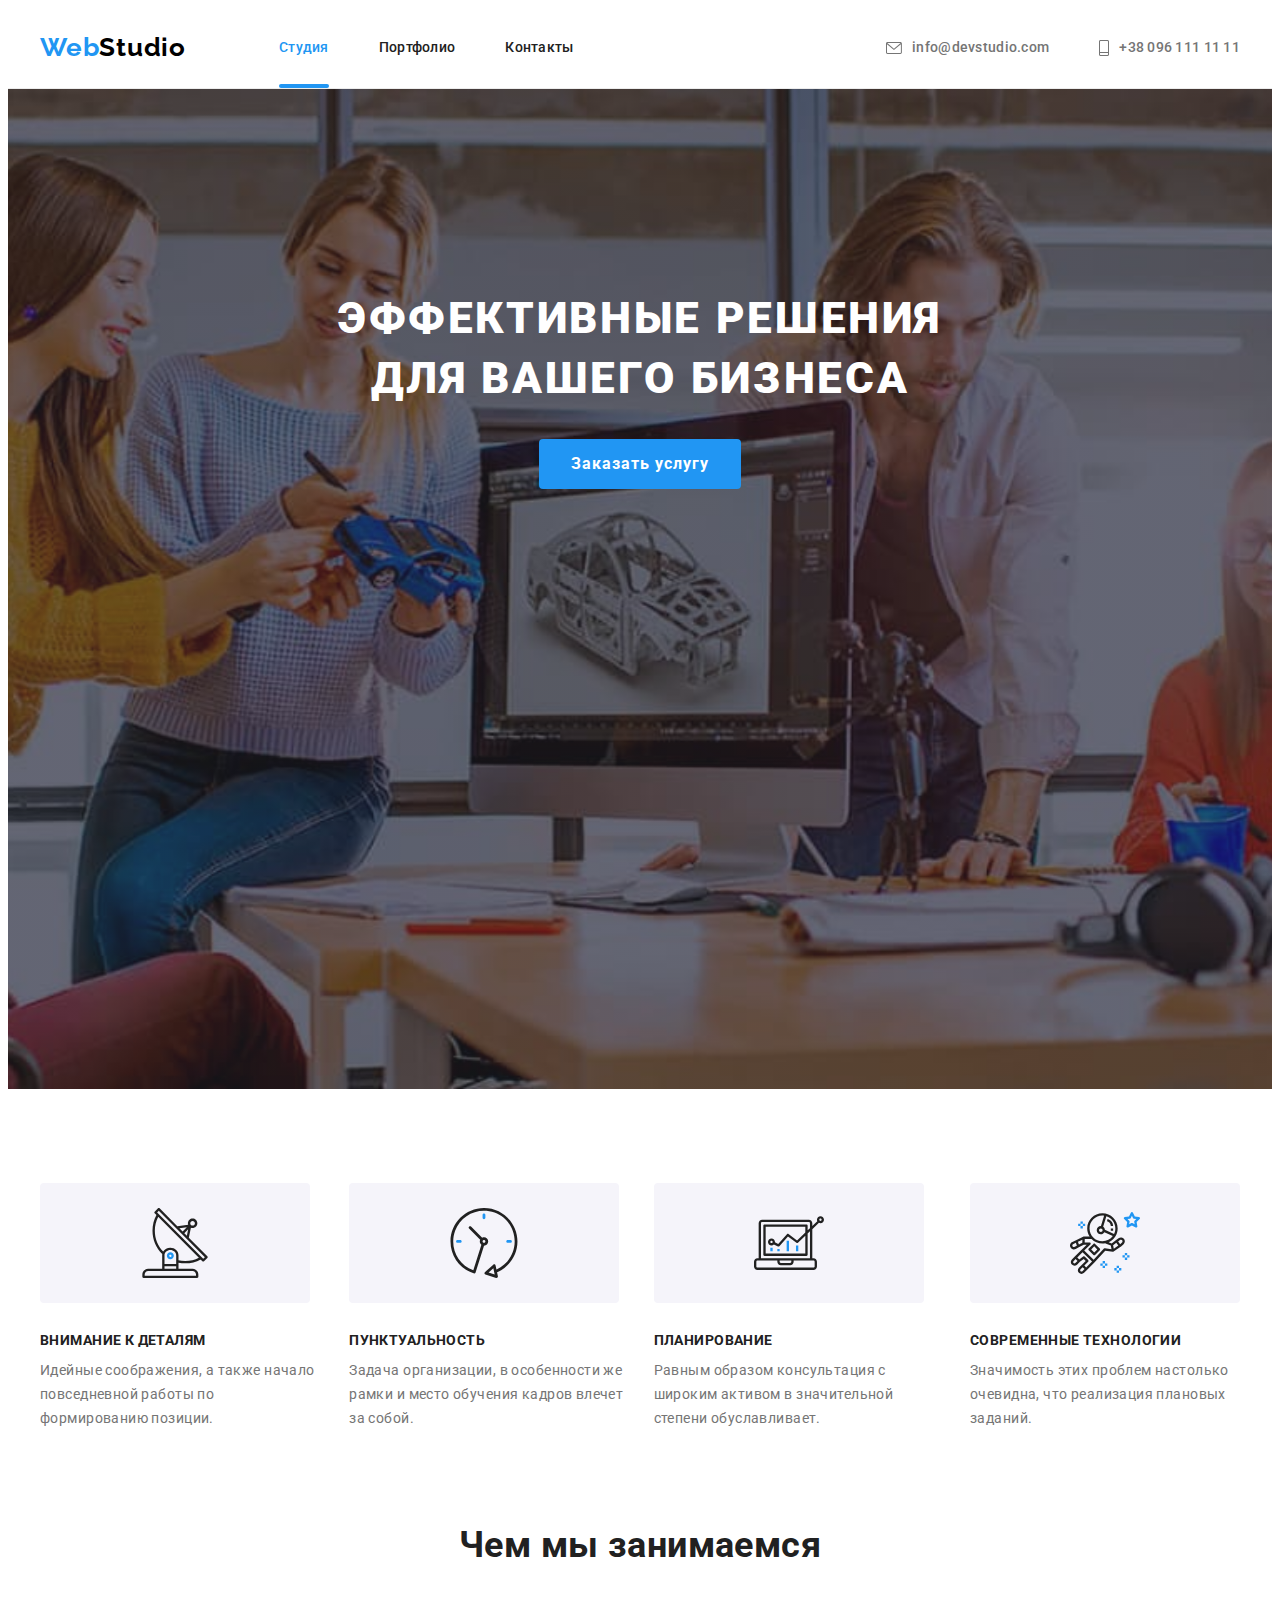
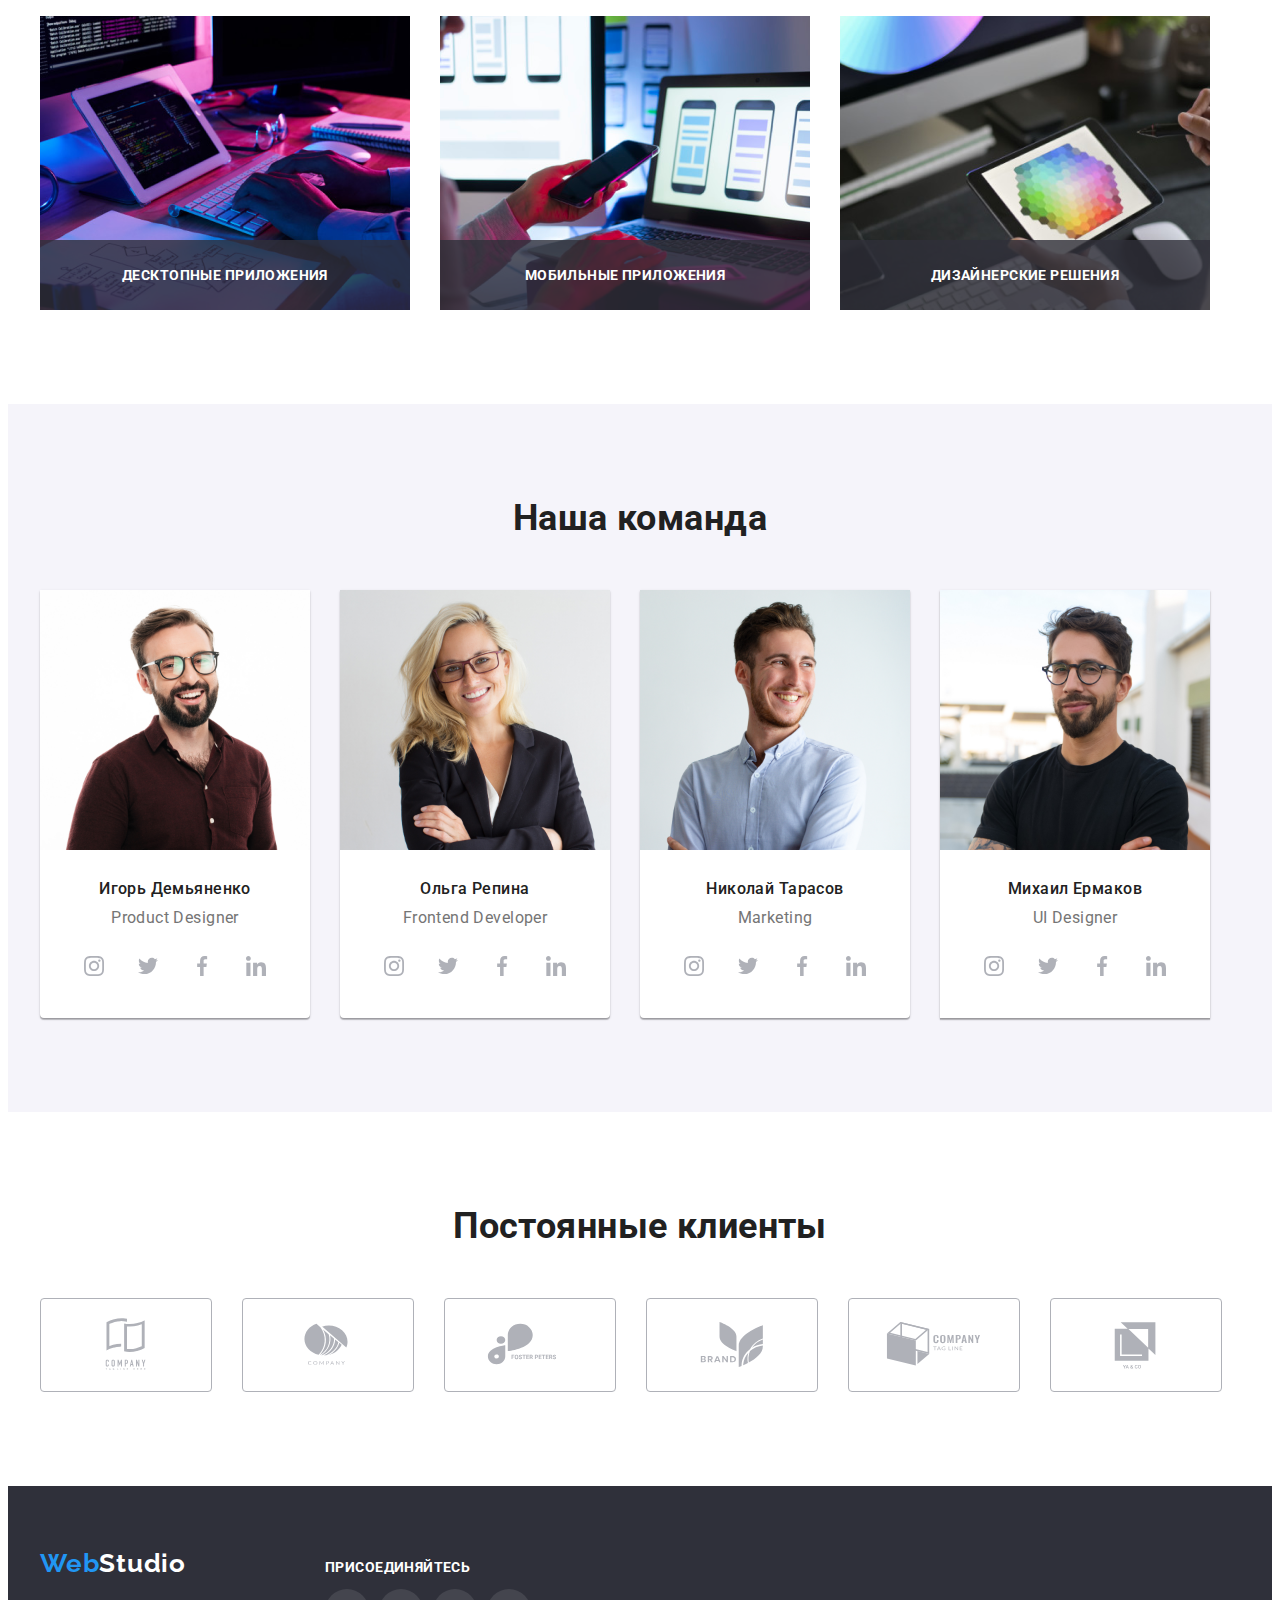
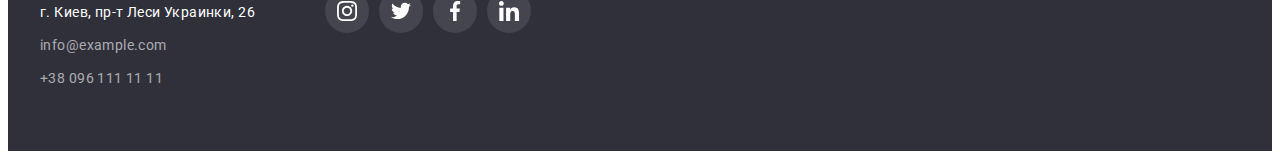
<file: index.html>
<!DOCTYPE html>
<html lang="en">

<head>
    <meta charset="UTF-8" />
    <meta name="viewport" content="width=device-width, initial-scale=1.0" />
    <title>Студия</title>
    <!-- Normilize style start -->
    <link rel="stylesheet" href="https://cdnjs.cloudflare.com/ajax/libs/modern-normalize/1.1.0/modern-normalize.min.css"
        integrity="sha512-wpPYUAdjBVSE4KJnH1VR1HeZfpl1ub8YT/NKx4PuQ5NmX2tKuGu6U/JRp5y+Y8XG2tV+wKQpNHVUX03MfMFn9Q=="
        crossorigin="anonymous" referrerpolicy="no-referrer" />
    <!-- Normalize style end -->
    <!-- Fonts style -->
    <link
        href="https://fonts.googleapis.com/css2?family=Raleway:wght@700&family=Roboto:wght@400;500;700;900&display=swap"
        rel="stylesheet" />
    <!-- My style list -->
    <link rel="stylesheet" href="./css/styles.css" />
</head>

<body>
    <!-- Верх навигации -->

    <header class="header-page-nav">
        <div class="container master-menu-nav">
            <a class="header-logo" href="./index.html"> <span class="sector-logo">Web</span>Studio</a>
            <nav class="header-navigation">
                <ul class="page-header-nav list">
                    <li class="item">
                        <a class="header-nav-link-current link" href="./index.html">Студия</a>
                    </li>
                    <li class="item">
                        <a class="header-nav-link link" href="./portfolio.html">Портфолио</a>
                    </li>
                    <li class="item"><a class="header-nav-link link" href="#">Контакты</a></li>
                </ul>
            </nav>
            <ul class="page-header-contacts list">
                <li class="item">
                    <a class="page-header-contact link" href="mailto:info@devstudio.com">
                        <svg class="icon-mail">
                            <use href="./images/icons.svg#icon-mail"></use>
                        </svg>
                        info@devstudio.com</a>
                </li>
                <li class="item">
                    <a class="page-header-contact link" href="tel:+380961111111">
                        <svg class="icon-tel">
                            <use href="./images/icons.svg#icon-tel"></use>
                        </svg>+38 096 111 11 11</a>
                </li>
            </ul>
        </div>
    </header>
    <main>

        <section class="page-hero overlay">
            <div class="container">
                <h1 class="page-hero-title">эффективные решения для вашего бизнеса</h1>
                <button data-modal-open type="button" class="page-hero-button">Заказать услугу</button>
            </div>

        </section>

        <section class="section">
            <div class="container">
                <h2 class="visually-hidden">Наши особенности</h2>
                <ul class="business-qualities-list list">
                    <li class="business-qualities">
                        <div class="thumb">
                            <svg class="icon-antenna" width="70" height="70">
                                <use href="./images/icons.svg#icon-antenna"></use>
                            </svg>
                        </div>

                        <h3 class="section-subtitle">Внимание к деталям</h3>
                        <p class="desc">
                            Идейные соображения, а также начало повседневной работы по формированию позиции.
                        </p>
                    </li>
                    <li class="business-qualities">
                        <div class="thumb">
                            <svg class="icon-clock" width="70" height="70">
                                <use href="./images/icons.svg#icon-clock"></use>
                            </svg>
                        </div>
                        <h3 class="section-subtitle">Пунктуальность</h3>
                        <p class="desc">
                            Задача организации, в особенности же рамки и место обучения кадров влечет за собой.
                        </p>
                    </li>
                    <li class="business-qualities">
                        <div class="thumb">
                            <svg class="icon-diagram" width="70" height="70">
                                <use href="./images/icons.svg#icon-diagram"></use>
                            </svg>
                        </div>
                        <h3 class="section-subtitle">Планирование</h3>
                        <p class="desc">
                            Равным образом консультация с широким активом в значительной степени обуславливает.
                        </p>
                    </li>
                    <li class="business-qualities">
                        <div class="thumb">
                            <svg class="icon-astronaut" width="70" height="70">
                                <use href="./images/icons.svg#icon-astronaut"></use>
                            </svg>
                        </div>
                        <h3 class="section-subtitle">Современные технологии</h3>
                        <p class="desc">
                            Значимость этих проблем настолько очевидна, что реализация плановых заданий.
                        </p>
                    </li>
                </ul>
            </div>
        </section>

        <section class="work-section section">
            <div class="container">
                <h2 class="section-title">Чем мы занимаемся</h2>
                <ul class="work-list list">
                    <li class="work-item">
                        <img src="./images/1.jpg" alt="Десктопные приложения" width="370" />
                        <p class="job-description">Десктопные приложения</p>
                    </li>
                    <li class="work-item">
                        <img src="./images/2.jpg" alt="Мобильные приложения" width="370" />
                        <p class="job-description">Мобильные приложения</p>
                    </li>
                    <li class="work-item">
                        <img src="./images/3.jpg" alt="Дизайнерские решения" width="370" />
                        <p class="job-description">Дизайнерские решения</p>
                    </li>
                </ul>
            </div>
        </section>

        <section class="company-team section">
            <div class="container">
                <h2 class="section-title">Наша команда</h2>
                <ul class="team-list list">
                    <li class="team-item">
                        <img src="./images/a1.jpg" alt=" фото Игорь Демьяненко " width="270" />
                        <div class="team-description icons-socials">
                            <h3 class="full-name">Игорь Демьяненко</h3>
                            <p class="job-title">Product Designer</p>
                            <ul class="icons-social list link">
                                <li class="icon-panel">
                                    <a class="icon-panel-logo" href="" target="_blank" rel="noopener noreferrer">
                                        <svg class="icon-network instagram" width="20" height="20">
                                            <use href="./images/icons.svg#icon-instagram"></use>
                                        </svg>
                                    </a>
                                </li>
                                <li class="icon-panel">
                                    <a class="icon-panel-logo" href="" target="_blank" rel="noopener noreferrer">
                                        <svg class="icon-network twitter" width="20" height="20">
                                            <use href="./images/icons.svg#icon-twitter"></use>
                                        </svg>
                                    </a>
                                </li>
                                <li class="icon-panel">
                                    <a class="icon-panel-logo" href="" target="_blank" rel="noopener noreferrer">
                                        <svg class="icon-network facebook" width="20" height="20">
                                            <use href="./images/icons.svg#icon-facebook"></use>
                                        </svg>
                                    </a>
                                </li>
                                <li class="icon-panel">
                                    <a class="icon-panel-logo" href="" target="_blank" rel="noopener noreferrer">
                                        <svg class="icon-network linkedin" width="20" height="20">
                                            <use href="./images/icons.svg#icon-linkedin"></use>
                                        </svg>
                                    </a>
                                </li>
                            </ul>
                        </div>
                    <li class="team-item">
                        <img src="./images/a2.jpg" alt=" фото Игорь Демьяненко " width="270" />
                        <div class="team-description icons-socials">
                            <h3 class="full-name">Ольга Репина</h3>
                            <p class="job-title">Frontend Developer</p>
                            <ul class="icons-social list link">
                                <li class="icon-panel">
                                    <a class="icon-panel-logo" href="" target="_blank" rel="noopener noreferrer">
                                        <svg class="icon-network instagram" width="20" height="20">
                                            <use href="./images/icons.svg#icon-instagram"></use>
                                        </svg>
                                    </a>
                                </li>
                                <li class="icon-panel">
                                    <a class="icon-panel-logo" href="" target="_blank" rel="noopener noreferrer">
                                        <svg class="icon-network twitter" width="20" height="20">
                                            <use href="./images/icons.svg#icon-twitter"></use>
                                        </svg>
                                    </a>
                                </li>
                                <li class="icon-panel">
                                    <a class="icon-panel-logo" href="" target="_blank" rel="noopener noreferrer">
                                        <svg class="icon-network facebook" width="20" height="20">
                                            <use href="./images/icons.svg#icon-facebook"></use>
                                        </svg>
                                    </a>
                                </li>
                                <li class="icon-panel">
                                    <a class="icon-panel-logo" href="" target="_blank" rel="noopener noreferrer">
                                        <svg class="icon-network linkedin" width="20" height="20">
                                            <use href="./images/icons.svg#icon-linkedin"></use>
                                        </svg>
                                    </a>
                                </li>
                            </ul>
                        </div>
                    <li class="team-item">
                        <img src="./images/a3.jpg" alt=" фото Игорь Демьяненко " width="270" />
                        <div class="team-description icons-socials">
                            <h3 class="full-name">Николай Тарасов</h3>
                            <p class="job-title">Marketing</p>
                            <ul class="icons-social list link">
                                <li class="icon-panel">
                                    <a class="icon-panel-logo" href="" target="_blank" rel="noopener noreferrer">
                                        <svg class="icon-network instagram" width="20" height="20">
                                            <use href="./images/icons.svg#icon-instagram"></use>
                                        </svg>
                                    </a>
                                </li>
                                <li class="icon-panel">
                                    <a class="icon-panel-logo" href="" target="_blank" rel="noopener noreferrer">
                                        <svg class="icon-network twitter" width="20" height="20">
                                            <use href="./images/icons.svg#icon-twitter"></use>
                                        </svg>
                                    </a>
                                </li>
                                <li class="icon-panel">
                                    <a class="icon-panel-logo" href="" target="_blank" rel="noopener noreferrer">
                                        <svg class="icon-network facebook" width="20" height="20">
                                            <use href="./images/icons.svg#icon-facebook"></use>
                                        </svg>
                                    </a>
                                </li>
                                <li class="icon-panel">
                                    <a class="icon-panel-logo" href="" target="_blank" rel="noopener noreferrer">
                                        <svg class="icon-network linkedin" width="20" height="20">
                                            <use href="./images/icons.svg#icon-linkedin"></use>
                                        </svg>
                                    </a>
                                </li>
                            </ul>
                        </div>
                    <li class="team-item">
                        <img src="./images/a4.jpg" alt=" фото Игорь Демьяненко " width="270" />
                        <div class="team-description icons-socials">
                            <h3 class="full-name">Михаил Ермаков</h3>
                            <p class="job-title">UI Designer</p>
                            <ul class="icons-social list link">
                                <li class="icon-panel">
                                    <a class="icon-panel-logo" href="" target="_blank" rel="noopener noreferrer">
                                        <svg class="icon-network instagram" width="20" height="20">
                                            <use href="./images/icons.svg#icon-instagram"></use>
                                        </svg>
                                    </a>
                                </li>
                                <li class="icon-panel">
                                    <a class="icon-panel-logo" href="" target="_blank" rel="noopener noreferrer">
                                        <svg class="icon-network twitter" width="20" height="20">
                                            <use href="./images/icons.svg#icon-twitter"></use>
                                        </svg>
                                    </a>
                                </li>
                                <li class="icon-panel">
                                    <a class="icon-panel-logo" href="" target="_blank" rel="noopener noreferrer">
                                        <svg class="icon-network facebook" width="20" height="20">
                                            <use href="./images/icons.svg#icon-facebook"></use>
                                        </svg>
                                    </a>
                                </li>
                                <li class="icon-panel">
                                    <a class="icon-panel-logo" href="" target="_blank" rel="noopener noreferrer">
                                        <svg class="icon-network linkedin" width="20" height="20">
                                            <use href="./images/icons.svg#icon-linkedin"></use>
                                        </svg>
                                    </a>
                                </li>
                            </ul>
                        </div>
        </section>
        <section class="section">
            <div class="container">
                <h2 class="section-title">Постоянные клиенты</h2>
                <ul class="regular-customers link list">
                    <li class="customers-list">
                        <a class="customers-list-logo" href="" target="_blank" rel="noopener noreferrer">
                            <svg class="icon-comp" width="106" height="60">
                                <use href="./images/icons.svg#icon-Logo-1"></use>
                            </svg>
                        </a>
                    </li>
                    <li class="customers-list">
                        <a class="customers-list-logo" href="" target="_blank" rel="noopener noreferrer">
                            <svg class="icon-comp" width="106" height="60">
                                <use href="./images/icons.svg#icon-Logo-2"></use>
                            </svg>
                        </a>
                    </li>
                    <li class="customers-list">
                        <a class="customers-list-logo" href="" target="_blank" rel="noopener noreferrer">
                            <svg class="icon-comp" width="106" height="60">
                                <use href="./images/icons.svg#icon-Logo-3"></use>
                            </svg>
                        </a>
                    </li>
                    <li class="customers-list">
                        <a class="customers-list-logo" href="" target="_blank" rel="noopener noreferrer">
                            <svg class="icon-comp" width="106" height="60">
                                <use href="./images/icons.svg#icon-Logo-4"></use>
                            </svg>
                        </a>
                    </li>
                    <li class="customers-list">
                        <a class="customers-list-logo" href="" target="_blank" rel="noopener noreferrer">
                            <svg class="icon-comp" width="106" height="60">
                                <use href="./images/icons.svg#icon-Logo-5"></use>
                            </svg>
                        </a>
                    </li>
                    <li class="customers-list">
                        <a class="customers-list-logo" href="" target="_blank" rel="noopener noreferrer">
                            <svg class="icon-comp" width="106" height="60">
                                <use href="./images/icons.svg#icon-Logo-6"></use>
                            </svg>
                        </a>
                    </li>
                </ul>
            </div>
        </section>
    </main>
    <footer class="footer">
        <div class="container">
            <div class="footer-box-contact">
                <a href="./index.html" class="footer-logo"><span class="sector-logo">Web</span>Studio</a>
                <address class="address">
                    <ul class="contacts-list list">
                        <li class="footer-item">
                            <a class="footer-address link" href="https://bit.ly/3pXMvUd" target="_blank"
                                rel="noopener noreferrer">г. Киев, пр-т Леси Украинки, 26</a>
                        </li>
                        <li class="footer-item">
                            <a class="footer-contact mail link" href="mailto:info@devstudio.com">info@example.com</a>
                        </li>
                        <li class="footer-item">
                            <a class="footer-contact phone link" href="tel:+380961111111">+38 096 111 11 11</a>
                        </li>
                    </ul>
                </address>
            </div>
            <div class="footer-box-social">
                <p class="footer-slogan">присоединяйтесь</p>
                <ul class="footer-icon-list link">
                    <li class="icon-panel">
                        <a class="footer-panel-logo list" href="" target="_blank" rel="noopener noreferrer">
                            <svg class="icon-instagram" width="20" height="20">
                                <use href="./images/icons.svg#icon-instagram"></use>
                            </svg>
                        </a>
                    </li>
                    <li class="icon-panel">
                        <a class="footer-panel-logo" href="" target="_blank" rel="noopener noreferrer">
                            <svg class="icon-instagram" width="20" height="20">
                                <use href="./images/icons.svg#icon-twitter"></use>
                            </svg>
                        </a>
                    </li>
                    <li class="icon-panel">
                        <a class="footer-panel-logo" href="" target="_blank" rel="noopener noreferrer">
                            <svg class="icon-instagram" width="20" height="20">
                                <use href="./images/icons.svg#icon-facebook"></use>
                            </svg>
                        </a>
                    </li>
                    <li class="icon-panel">
                        <a class="footer-panel-logo" href="" target="_blank" rel="noopener noreferrer">
                            <svg class="icon-instagram" width="20" height="20">
                                <use href="./images/icons.svg#icon-linkedin"></use>
                            </svg>
                        </a>
                    </li>
                </ul>
            </div>
        </div>
    </footer>

    <div class="backdrop is-hidden" data-modal>
        <div class="modal">
            <button data-modal-close class="btn-close">
                <svg class="icon-close" width="11" height="11">
                    <use href="./images/icons.svg#icon-close"></use>
                </svg>
            </button>
        </div>
    </div>

    <!-- Ставим перед закрывающим тегом body -->
    <script src="./js/modal.js"></script>
</body>

</html>
</file>
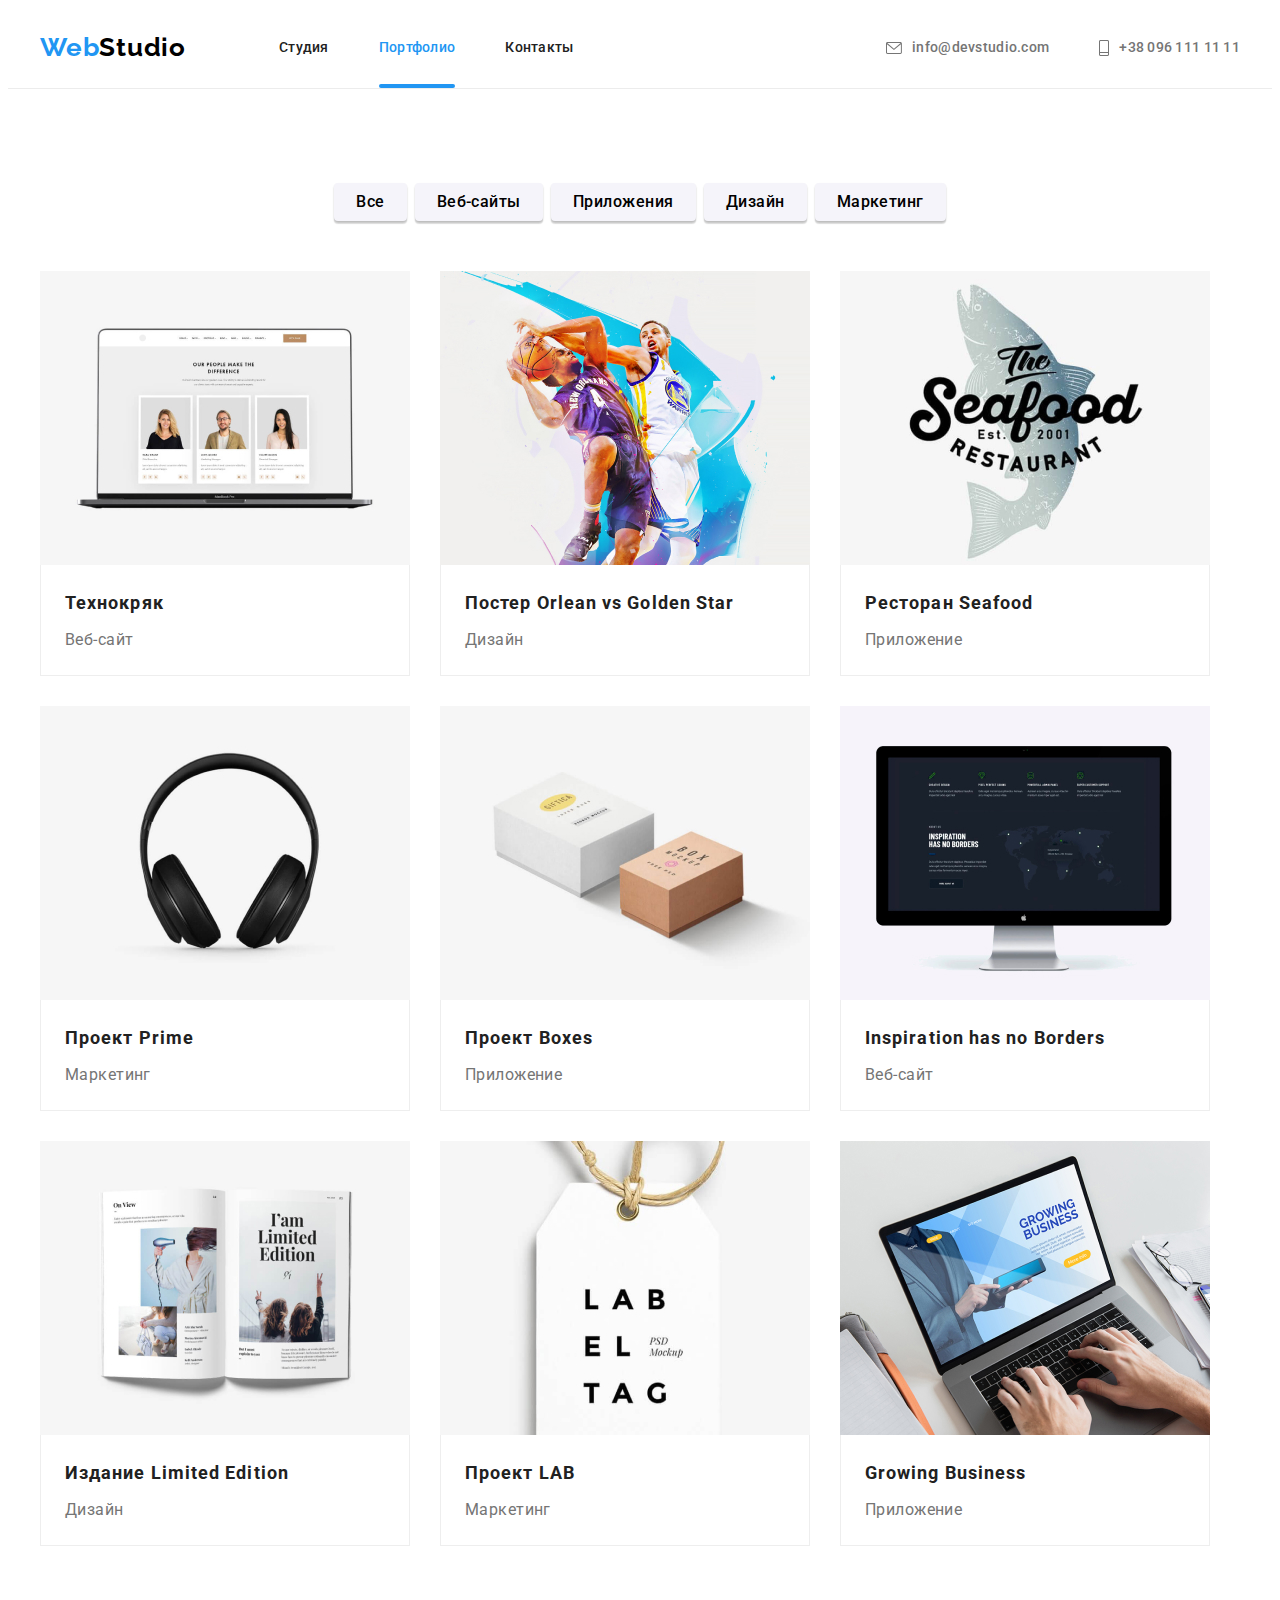
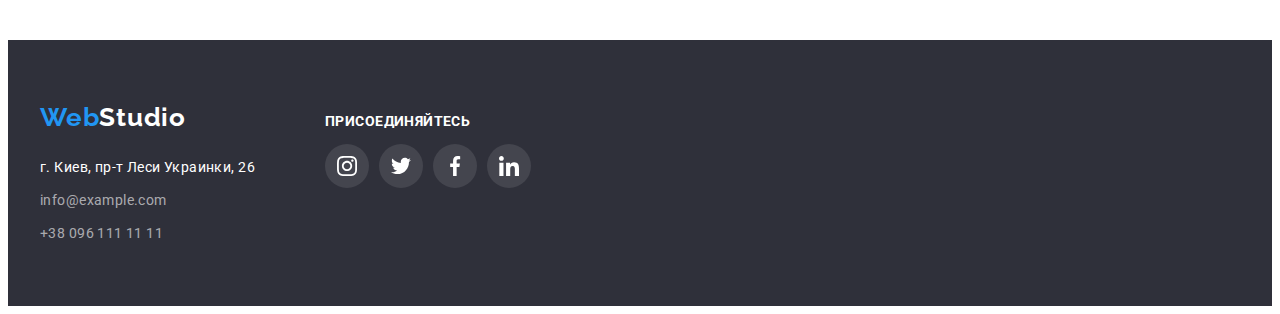
<file: portfolio.html>
<!DOCTYPE html>
<html lang="en">

<head>
    <meta charset="UTF-8" />
    <meta name="viewport" content="width=device-width, initial-scale=1.0" />
    <title>Портфолио</title>
    <!-- Normilize style start -->
    <link rel="stylesheet" href="https://cdnjs.cloudflare.com/ajax/libs/modern-normalize/1.1.0/modern-normalize.min.css"
        integrity="sha512-wpPYUAdjBVSE4KJnH1VR1HeZfpl1ub8YT/NKx4PuQ5NmX2tKuGu6U/JRp5y+Y8XG2tV+wKQpNHVUX03MfMFn9Q=="
        crossorigin="anonymous" referrerpolicy="no-referrer" />
    <!-- Normalize style end -->
    <!-- Fonts style -->
    <link
        href="https://fonts.googleapis.com/css2?family=Raleway:wght@700&family=Roboto:wght@400;500;700;900&display=swap"
        rel="stylesheet">
    <!-- My style list -->
    <link rel="stylesheet" href="./css/styles.css">
</head>

<body>
    <header class="header-page-nav">
        <div class="container master-menu-nav">
            <a class="header-logo link" href="./index.html"> <span class="sector-logo">Web</span>Studio</a>
            <nav class="header-navigation">
                <ul class="page-header-nav list">
                    <li class="item"> <a class="header-nav-link link" href="./index.html">Студия</a></li>
                    <li class="item"> <a class="header-nav-link-current link" href="./portfolio.html">Портфолио</a></li>
                    <li class="item"> <a class="header-nav-link link" href="#">Контакты</a></li>
                </ul>
            </nav>
            <ul class="page-header-contacts list">
                <li class="item">
                    <a class=" page-header-contact link" href="mailto:info@devstudio.com">
                        <svg class="icon-mail">
                            <use href="./images/icons.svg#icon-mail"></use>
                        </svg> info@devstudio.com</a>
                </li>
                <li class="item"> <a class="page-header-contact link " href="tel:+380961111111">
                        <svg class="icon-tel">
                            <use href="./images/icons.svg#icon-tel"></use>
                        </svg>+38 096 111 11 11</a>
                </li>
            </ul>
        </div>
    </header>
    <main>
        <section class="section">
            <div class="container">
                <h1 class=visually-hidden>Галерея робот</h1>
                <ul class="button-list list">
                    <li class="btn">
                        <button type="button" class="filter-button">Все</button>
                    </li>
                    <li class="btn">
                        <button type="button" class="filter-button">Веб-сайты</button>
                    </li>
                    <li class="btn">
                        <button type="button" class="filter-button">Приложения</button>
                    </li>
                    <li class="btn">
                        <button type="button" class="filter-button">Дизайн</button>
                    </li>
                    <li class="btn">
                        <button type="button" class="filter-button">Маркетинг</button>
                    </li>
                </ul>
                <ul class="project-list list">
                    <li class="project-card">
                        <a href="" class="card-link list">
                            <div class="project-card-window">
                                <img width="370" src="./images/b1.jpg" alt="Веб-сайт Технокряк">
                                <div class="window-overlay">
                                    <p class="window-text">Ресурс предлагает комплексные предложения
                                        с разным уровнем функционала и сервисов.
                                        Все это позволит посетителю получить
                                        исчерпывающие сведения о компании или частном лице.</p>
                                </div>
                            </div>
                            <div class="project-card-description">
                                <h2 class="project-title">Технокряк</h2>
                                <p class="project-description">Веб-сайт</p>
                            </div>
                        </a>
                    </li>
                    <li class="project-card">
                        <a href="" class="card-link list">
                            <div class="project-card-window">
                                <img width="370" src="./images/b2.jpg" alt="Дизайн постера New Orlean vs Golden Star">
                                <div class="window-overlay">
                                    <p class="window-text">Ресурс предлагает комплексные предложения
                                        с разным уровнем функционала и сервисов.
                                        Все это позволит посетителю получить
                                        исчерпывающие сведения о компании или частном лице.</p>
                                </div>
                            </div>
                            <div class="project-card-description">
                                <h2 class="project-title">Постер Orlean vs Golden Star</h2>
                                <p class="project-description">Дизайн</p>
                            </div>
                        </a>
                    </li>
                    <li class="project-card">
                        <a href="" class="card-link list">
                            <div class="project-card-window">
                                <img width="370" src="./images/b3.jpg" alt="Приложение ресторана Seafood">
                                <div class="window-overlay">
                                    <p class="window-text">Ресурс предлагает комплексные предложения
                                        с разным уровнем функционала и сервисов.
                                        Все это позволит посетителю получить
                                        исчерпывающие сведения о компании или частном лице.</p>
                                </div>
                            </div>
                            <div class="project-card-description">
                                <h2 class="project-title">Ресторан Seafood</h2>
                                <p class="project-description">Приложение</p>
                            </div>
                        </a>
                    </li>
                    <li class="project-card">
                        <a href="" class="card-link list">
                            <div class="project-card-window">
                                <img width="370" src="./images/b4.jpg" alt="Маркетинг проека Prime">
                                <div class="window-overlay">
                                    <p class="window-text">Ресурс предлагает комплексные предложения
                                        с разным уровнем функционала и сервисов.
                                        Все это позволит посетителю получить
                                        исчерпывающие сведения о компании или частном лице.</p>
                                </div>
                            </div>
                            <div class="project-card-description">
                                <h2 class="project-title">Проект Prime</h2>
                                <p class="project-description">Маркетинг</p>
                            </div>
                        </a>
                    </li>
                    <li class="project-card">
                        <a href="" class="card-link list">
                            <div class="project-card-window">
                                <img width="370" src="./images/b5.jpg" alt="Приложение проекта Boxes">
                                <div class="window-overlay">
                                    <p class="window-text">Ресурс предлагает комплексные предложения
                                        с разным уровнем функционала и сервисов.
                                        Все это позволит посетителю получить
                                        исчерпывающие сведения о компании или частном лице.</p>
                                </div>
                            </div>
                            <div class="project-card-description">
                                <h2 class="project-title">Проект Boxes</h2>
                                <p class="project-description">Приложение</p>
                            </div>
                        </a>
                    </li>
                    <li class="project-card">
                        <a href="" class="card-link list">
                            <div class="project-card-window">
                                <img width="370" src="./images/b6.jpg" alt="Веб-сайт Inspiration has no Borders">
                                <div class="window-overlay">
                                    <p class="window-text">Ресурс предлагает комплексные предложения
                                        с разным уровнем функционала и сервисов.
                                        Все это позволит посетителю получить
                                        исчерпывающие сведения о компании или частном лице.</p>
                                </div>
                            </div>
                            <div class="project-card-description">
                                <h2 class="project-title">Inspiration has no Borders</h2>
                                <p class="project-description">Веб-сайт</p>
                            </div>
                        </a>
                    </li>
                    <li class="project-card">
                        <a href="" class="card-link list">
                            <div class="project-card-window">
                                <img width="370" src="./images/b7.jpg" alt="Дизайн издания Limited Edition">
                                <div class="window-overlay">
                                    <p class="window-text">Ресурс предлагает комплексные предложения
                                        с разным уровнем функционала и сервисов.
                                        Все это позволит посетителю получить
                                        исчерпывающие сведения о компании или частном лице.</p>
                                </div>
                            </div>
                            <div class="project-card-description">
                                <h2 class="project-title">Издание Limited Edition</h2>
                                <p class="project-description">Дизайн</p>
                            </div>
                        </a>
                    </li>
                    <li class="project-card">
                        <a href="" class="card-link list">
                            <div class="project-card-window">
                                <img width="370" src="./images/b8.jpg" alt="Маркетинг проекта LAB">
                                <div class="window-overlay">
                                    <p class="window-text">Ресурс предлагает комплексные предложения
                                        с разным уровнем функционала и сервисов.
                                        Все это позволит посетителю получить
                                        исчерпывающие сведения о компании или частном лице.</p>
                                </div>
                            </div>
                            <div class="project-card-description">
                                <h2 class="project-title">Проект LAB</h2>
                                <p class="project-description">Маркетинг</p>
                            </div>
                        </a>
                    </li>
                    <li class="project-card">
                        <a href="" class="card-link list">
                            <div class="project-card-window">
                                <img width="370" src="./images/b9.jpg" alt="Приложение Growing Business">
                                <div class="window-overlay">
                                    <p class="window-text">Ресурс предлагает комплексные предложения
                                        с разным уровнем функционала и сервисов.
                                        Все это позволит посетителю получить
                                        исчерпывающие сведения о компании или частном лице.</p>
                                </div>
                            </div>
                            <div class="project-card-description">
                                <h2 class="project-title">Growing Business</h2>
                                <p class="project-description">Приложение</p>
                            </div>
                        </a>
                    </li>
                </ul>
            </div>
        </section>
    </main>

    <footer class="footer">
        <div class="container">
            <div class="footer-box-contact">
                <a href="./index.html" class="footer-logo"><span class="sector-logo">Web</span>Studio</a>
                <address class="address">
                    <ul class="contacts-list list">
                        <li class="footer-item">
                            <a class="footer-address link" href="https://bit.ly/3pXMvUd" target="_blank"
                                rel="noopener noreferrer">г. Киев, пр-т Леси Украинки, 26</a>
                        </li>
                        <li class="footer-item">
                            <a class="footer-contact mail link" href="mailto:info@devstudio.com">info@example.com</a>
                        </li>
                        <li class="footer-item">
                            <a class="footer-contact phone link" href="tel:+380961111111">+38 096 111 11 11</a>
                        </li>
                    </ul>
                </address>
            </div>
            <div class="footer-box-social">
                <p class="footer-slogan">присоединяйтесь</p>
                <ul class="footer-icon-list link">
                    <li class="icon-panel">
                        <a class="footer-panel-logo list" href="" target="_blank" rel="noopener noreferrer">
                            <svg class="icon-instagram" width="20" height="20">
                                <use href="./images/icons.svg#icon-instagram"></use>
                            </svg>
                        </a>
                    </li>
                    <li class="icon-panel">
                        <a class="footer-panel-logo" href="" target="_blank" rel="noopener noreferrer">
                            <svg class="icon-instagram" width="20" height="20">
                                <use href="./images/icons.svg#icon-twitter"></use>
                            </svg>
                        </a>
                    </li>
                    <li class="icon-panel">
                        <a class="footer-panel-logo" href="" target="_blank" rel="noopener noreferrer">
                            <svg class="icon-instagram" width="20" height="20">
                                <use href="./images/icons.svg#icon-facebook"></use>
                            </svg>
                        </a>
                    </li>
                    <li class="icon-panel">
                        <a class="footer-panel-logo" href="" target="_blank" rel="noopener noreferrer">
                            <svg class="icon-instagram" width="20" height="20">
                                <use href="./images/icons.svg#icon-linkedin"></use>
                            </svg>
                        </a>
                    </li>
                </ul>
            </div>
        </div>
    </footer>

</body>

</html>
</file>
<file: css/styles.css>
:root {
  --primery-bgr-color: #ffffff;
  --secondary-bgr-color: #f5f4fa;
  --footer-bgr-color: #2f303a;
  --primery-text-color: #757575;
  --secondary-text-color: #212121;
  --accent-color: #2196f3;
  --head-text-color: #ffffff;
  --head-button-bgr-color: #2196f3;
  --address-color: rgba(255, 255, 255, 0.6);
  --logo-color-sec: #000000;
  --hover-btn-color: #188ce8;
  --border-color: #eeeeee;
  --head-border-line: #ececec;
  --social-icons-color: #afb1b8;
  --social-bgc: rgba(255, 255, 255, 0.1);
  --cubic-animation: cubic-bezier(0.4, 0, 0.2, 1);
  --modal-bgc: rgba(0, 0, 0, 0.2);
}

body {
  background-color: var(--primery-bgr-color);
  color: var(--primery-text-color);
  font-family: 'Roboto', sans-serif;
  font-size: 14px;
  letter-spacing: 0.03em;
}

/* Defoult styles start color red*/

h1,
h2,
h3,
h4,
h5,
h6,
p {
  margin: 0px;
}

img {
  display: block;
  max-width: 100%;
  height: auto;
}

address {
  font-style: normal;
  text-decoration: none;
  margin-top: 20px;
}

.section {
  padding-top: 94px;
  padding-bottom: 94px;
}

.container {
  width: 1200px;
  padding-left: 15px;
  padding-right: 15px;
  margin: 0 auto;
}

.list {
  list-style: none;
  padding-left: 0;
  margin: 0;
  text-decoration: none;
}

.link {
  text-decoration: none;
}

/* All navigation */

.header-page-nav {
  border-bottom: solid 1px var(--head-border-line);
}
.master-menu-nav {
  display: flex;
  align-items: center;
}

.header-logo {
  color: var(--logo-color-sec);
  display: inline-block;
  text-decoration-line: none;
  font-family: Raleway, sans-serif;
  font-weight: 700;
  font-size: 26px;
  line-height: 1.2;
  letter-spacing: 0.03em;
  margin-top: 24px;
  margin-bottom: 25px;
}
.sector-logo {
  color: var(--accent-color);
}

.header-navigation {
  margin-left: 93px;
}

.page-header-nav {
  color: var(--secondary-text-color);
  display: flex;
  list-style: none;
  font-weight: 500;
  line-height: 1.14;
  letter-spacing: 0.02em;
}

.page-header-nav .item {
  margin-right: 50px;
}

.page-header-nav .item:last-child {
  margin-right: 0px;
}

.header-nav-link {
  color: var(--secondary-text-color);
  display: block;
  padding-top: 32px;
  padding-bottom: 32px;
  font-size: 14px;
  transition-property: color;
  transition-duration: 250ms;
  transition-timing-function: var(--cubic-animation);
}

.header-nav-link-current {
  color: var(--accent-color);
  display: block;
  padding-top: 32px;
  padding-bottom: 32px;
}

.header-nav-link:hover,
.header-nav-link:focus {
  color: var(--accent-color);
}

.page-header-contacts {
  display: flex;
  margin-left: auto;
}

.page-header-contact {
  color: var(--primery-text-color);
  display: flex;
  align-items: center;
  padding-top: 32px;
  padding-bottom: 32px;
  text-decoration-line: none;
  list-style: none;
  font-weight: 500;
  line-height: 1.14;
  letter-spacing: 0.02em;
  transition-property: color;
  transition-duration: 250ms;
  transition-timing-function: var(--cubic-animation);
}

.page-header-contacts .item {
  margin-right: 50px;
}
.page-header-contacts .item:last-child {
  margin-right: 0px;
}

.page-header-contact:hover,
.page-header-contact:focus {
  color: var(--accent-color);
}

/* First page */

.page-hero {
  background-color: var(--footer-bgr-color);

  text-align: center;
  padding-top: 200px;
  padding-bottom: 200px;
}

.page-hero-title {
  color: var(--head-text-color);
  font-size: 44px;
  font-weight: 900;
  line-height: 1.36;
  letter-spacing: 0.06em;
  text-align: center;
  text-transform: uppercase;
  width: 696px;
  margin: 0 auto;
}

.page-hero-button {
  color: var(--head-text-color);
  background-color: var(--accent-color);
  font-size: 16px;
  font-weight: 700;
  line-height: 1.88;
  font-family: inherit;
  cursor: pointer;
  letter-spacing: 0.06em;
  display: inline-block;
  min-width: 200px;
  padding: 10px 32px;
  text-align: center;
  border-radius: 4px;
  border: none;
  margin-top: 30px;
  transition-property: color, background-color;
  transition-duration: 250ms;
  transition-timing-function: var(--cubic-animation);
}

.page-hero-button:hover,
.page-hero-button:focus {
  background-color: var(--hover-btn-color);
}

.visually-hidden {
  position: absolute;
  width: 1px;
  height: 1px;
  margin: -1px;
  border: 0;
  padding: 0;
  white-space: nowrap;
  clip-path: inset(100%);
  clip: rect(0 0 0 0);
  overflow: hidden;
}

.section-title {
  color: var(--secondary-text-color);
  font-size: 36px;
  line-height: 1.16;
  text-align: center;
  margin-bottom: 50px;
}

.business-qualities-list {
  display: flex;
}

.business-qualities {
  margin-right: 30px;
  text-align: left;
  flex-basis: calc((100%-90px) / 4);
}

.business-qualities:last-child {
  margin-right: 0px;
}

.section-subtitle {
  color: var(--secondary-text-color);
  line-height: 1.14;
  text-transform: uppercase;
  font-size: 14px;
  margin-bottom: 10px;
}
.desc {
  line-height: 1.7;
}

.work-section {
  padding-top: 0;
  padding-bottom: 94px;
}

.work-list {
  display: flex;
}
.work-item {
  flex-basis: calc((100%-60px) / 3);
}
.work-item:not(:last-child) {
  margin-right: 30px;
}

.company-team {
  background-color: var(--secondary-bgr-color);
}

.team-list {
  display: flex;
}

.team-item {
  background-color: var(--head-text-color);
  max-width: 270px;
}

.team-item:not(:last-child) {
  margin-right: 30px;
  flex-basis: calc((100%-90px) / 4);
  border-bottom-left-radius: 4px;
  border-bottom-right-radius: 4px;
}

.team-description {
  padding-top: 30px;
  padding-bottom: 30px;
  text-align: center;
}

.full-name {
  color: var(--secondary-text-color);
  font-size: 16px;
  font-weight: 500;
  line-height: 1.18;
  margin-bottom: 10px;
}

.job-title {
  font-size: 16px;
  line-height: 1.18;
  margin-bottom: 16px;
}

/* ===========Portfolio page========== */

.button-list {
  margin-bottom: 50px;
  display: flex;
  justify-content: center;
}
.button-list > .btn:not(:last-child) {
  margin-right: 8px;
}

.filter-button {
  background-color: var(--secondary-bgr-color);
  font-family: inherit;
  font-weight: 500;
  font-size: 16px;
  line-height: 1.63;
  letter-spacing: 0.03em;
  cursor: pointer;
  padding: 6px 22px;
  border-radius: 4px;
  border: none;
  box-shadow: 0px 3px 1px rgba(0, 0, 0, 0.1), 0px 1px 2px rgba(0, 0, 0, 0.08),
    0px 2px 2px rgba(0, 0, 0, 0.12);
  transition-property: color, background-color, box-shadow;
  transition-duration: 250ms;
  transition-timing-function: var(--cubic-animation);
}
.filter-button :not(:last-child) {
  margin-right: 22px;
}

.filter-button:hover,
.filter-button:focus {
  color: var(--head-text-color);
  background-color: var(--accent-color);
  box-shadow: 0px 3px 1px rgba(0, 0, 0, 0.1), 0px 1px 2px rgba(0, 0, 0, 0.08),
    0px 2px 2px rgba(0, 0, 0, 0.12);
}

.project-list {
  display: flex;
  flex-wrap: wrap;
  margin-right: -30px;
  margin-bottom: -30px;
}

.project-card {
  margin-right: 30px;
  margin-bottom: 30px;
  flex-basis: calc(100% / 3-30px);
}

.project-title {
  color: var(--secondary-text-color);
  background-color: var(--head-text-color);
  font-size: 18px;
  line-height: 2;
  letter-spacing: 0.06em;
  margin-bottom: 4px;
}

.project-card-description {
  padding-left: 24px;
  padding-right: 24px;
  padding-top: 20px;
  padding-bottom: 20px;
  border: solid 1px var(--border-color);
  border-top: none;
}

.project-description {
  font-size: 16px;
  line-height: 1.87;
  background-color: var(--head-text-color);
}

/* ==========Footer========== */

.footer {
  background-color: var(--footer-bgr-color);
  padding-top: 60px;
  padding-bottom: 60px;
}
.footer-logo {
  color: var(--head-text-color);
  font-family: Raleway, sans-serif;
  font-weight: 700;
  font-size: 26px;
  line-height: 1.38;
  letter-spacing: 0.03em;
  text-decoration: none;
}

.footer-item {
  display: block;
}
.footer-item:not(:last-child) {
  margin-bottom: 9px;
}

.footer-address {
  color: var(--head-text-color);
  margin-top: 20px;
  line-height: 1.71;
  transition-property: color;
  transition-duration: 250ms;
  transition-timing-function: var(--cubic-animation);
}
.footer-address:hover,
.footer-address:focus {
  color: var(--accent-color);
}
.footer-contact {
  color: var(--address-color);
  line-height: 1.71;
  transition-property: color;
  transition-duration: 250ms;
  transition-timing-function: var(--cubic-animation);
}

.footer-contact:hover,
.footer-contact:focus {
  color: var(--accent-color);
}

/* ==========HW4 add icons========= */

/* =========HERO img========== */
.overlay {
  background-image: linear-gradient(to right, rgba(47, 48, 58, 0.4), rgba(47, 48, 58, 0.4)),
    url(../images/header.jpg);
  background-position: center;
  background-repeat: no-repeat;
  background-size: cover;
  max-width: 1600px;
  height: 600px;
  margin: 0 auto;
}

/* ==========mail and tel icons========== */
.icon-mail {
  width: 16px;
  height: 12px;
  margin-right: 10px;
  fill: currentColor;
}

.icon-tel {
  width: 10px;
  height: 16px;
  margin-right: 10px;
  fill: currentColor;
}

.icon:hover,
.icon:focus {
  fill: var(--accent-color);
}

/* ==========Стилізація особливостей========== */

.thumb {
  width: 270px;
  height: 120px;
  background-color: var(--secondary-bgr-color);
  margin-bottom: 30px;
  border: none;
  border-radius: 4px;
  display: flex;
  align-items: center;
  justify-content: center;
}

/* ============Socials-network icons========= */

.icons-social {
  display: flex;
  justify-content: center;
  gap: 10px;
}

.icon-panel-logo {
  display: flex;
  justify-content: center;
  align-items: center;
  width: 44px;
  height: 44px;
  border-radius: 50%;
  cursor: pointer;
  color: var(--social-icons-color);
  transition-property: color, background-color;
  transition-duration: 250ms;
  transition-timing-function: var(--cubic-animation);
}

.icon-network {
  fill: currentColor;
}

.icon-panel-logo:hover,
.icon-panel-logo:focus {
  background-color: var(--accent-color);
  color: var(--head-text-color);
}

.team-item {
  box-shadow: 0px 1px 3px rgba(0, 0, 0, 0.12), 0px 1px 1px rgba(0, 0, 0, 0.14),
    0px 2px 1px rgba(0, 0, 0, 0.2);
}

/* =========Regular customers list========== */

.regular-customers {
  display: flex;
  gap: 30px;
}

.customers-list-logo {
  display: flex;
  justify-content: center;
  align-items: center;
  width: 170px;
  height: 92px;
  border: 1px solid #afb1b8;
  border-radius: 4px;
  cursor: pointer;
  color: var(--social-icons-color);
  transition-property: color, border-color;
  transition-duration: 250ms;
  transition-timing-function: var(--cubic-animation);
}

.icon-comp {
  fill: currentColor;
}

.customers-list-logo:hover,
.customers-list-logo:focus {
  color: var(--accent-color);
  border-color: var(--accent-color);
}

/* ==========Portfolio page */

.card-link {
  display: block;
  color: inherit;
}

.card-link:hover,
.card-link:focus {
  box-shadow: 0px 1px 1px rgba(0, 0, 0, 0.12), 0px 4px 4px rgba(0, 0, 0, 0.06),
    1px 4px 6px rgba(0, 0, 0, 0.16);
}

/* ==========Footer slogan with icons */

.footer .container {
  display: flex;
  align-items: baseline;
}

.footer-box-contact {
  margin-right: 70px;
}

.footer-icon-list {
  display: flex;
  list-style: none;
  justify-content: center;
  gap: 10px;
  padding-left: 0;
}

.footer-slogan {
  color: var(--head-text-color);
  font-family: 'Roboto';
  font-style: normal;
  font-weight: 700;
  font-size: 14px;
  line-height: 1.14;
  text-transform: uppercase;
  display: inline-flex;
  align-items: baseline;
}

.footer-panel-logo {
  display: flex;
  justify-content: center;
  align-items: center;
  width: 44px;
  height: 44px;
  border-radius: 50%;
  cursor: pointer;
  background-color: var(--social-bgc);
  fill: var(--head-text-color);
  transition-property: background-color;
  transition-duration: 250ms;
  transition-timing-function: var(--cubic-animation);
}

.footer-panel-logo:hover,
.footer-panel-logo:focus {
  background-color: var(--accent-color);
}

/* ==========HW-05========== */

/* ==========Задали синюю полосу в навигации по страницам========== */

.header-nav-link-current {
  position: relative;
}

.header-nav-link-current::after {
  position: absolute;
  content: '';
  bottom: 0;
  display: block;
  background-color: var(--head-button-bgr-color);
  width: 100%;
  height: 4px;
  border-radius: 2px;
}

/* ==========MODAL-WINDOW========== */

.backdrop {
  position: fixed;
  top: 0;
  left: 0;
  width: 100%;
  height: 100%;
  background-color: var(--modal-bgc);
  opacity: 1;
  transition-property: opacity;
  transition-duration: 250ms;
  transition-timing-function: var(--cubic-animation);
}

.backdrop.is-hidden {
  opacity: 0;
  pointer-events: none;
  transition-property: opacity;
  transition-duration: 250ms;
  transition-timing-function: var(--cubic-animation);
}

.modal {
  position: absolute;
  top: 50%;
  left: 50%;
  transform: translate(-50%, -50%);
  background-color: var(--primery-bgr-color);
  width: 528px;
  height: 581px;
}

.btn-close {
  position: absolute;
  right: 0;
  top: 0;
  width: 30px;
  height: 30px;
  margin-top: 8px;
  margin-right: 8px;
  border-radius: 50%;
  border: 1px solid rgba(0, 0, 0, 0.1);
  background-color: var(--primery-bgr-color);
  transition-property: color, border-color;
  transition-duration: 250ms;
  transition-timing-function: var(--cubic-animation);
}

.icon-close {
  display: inline-block;
  justify-content: center;
  align-items: center;
  fill: currentColor;
}

.btn-close:hover {
  color: var(--accent-color);
  border-color: var(--accent-color);
}

/* ==========Подпись под работами========== */

.work-item {
  position: relative;
}

.job-description {
  position: absolute;
  display: flex;
  justify-content: center;
  align-items: center;
  font-weight: 700;
  font-size: 14px;
  line-height: 1.17;
  bottom: 0;
  left: 0;
  width: 100%;
  background-color: rgba(47, 48, 58, 0.8);
  height: 70px;
  color: var(--head-text-color);
  text-transform: uppercase;
}

/* ===========Наши проекты============= */

.project-card-window {
  position: relative;
  overflow: hidden;
}

.window-overlay {
  position: absolute;
  background-color: rgba(33, 150, 243, 0.9);
  top: 0px;
  right: 0px;
  width: 100%;
  height: 100%;
  transform: translateY(100%);
  transition: transform 250ms var(--cubic-animation);
}

.window-text {
  font-weight: 400;
  font-size: 18px;
  line-height: 1.56;
  color: var(--head-text-color);
  padding: 63px 24px;
}

.card-link:hover .window-overlay,
.card-link:focus .window-overlay {
  transform: translateY(0);
  opacity: 1;
}
</file>
